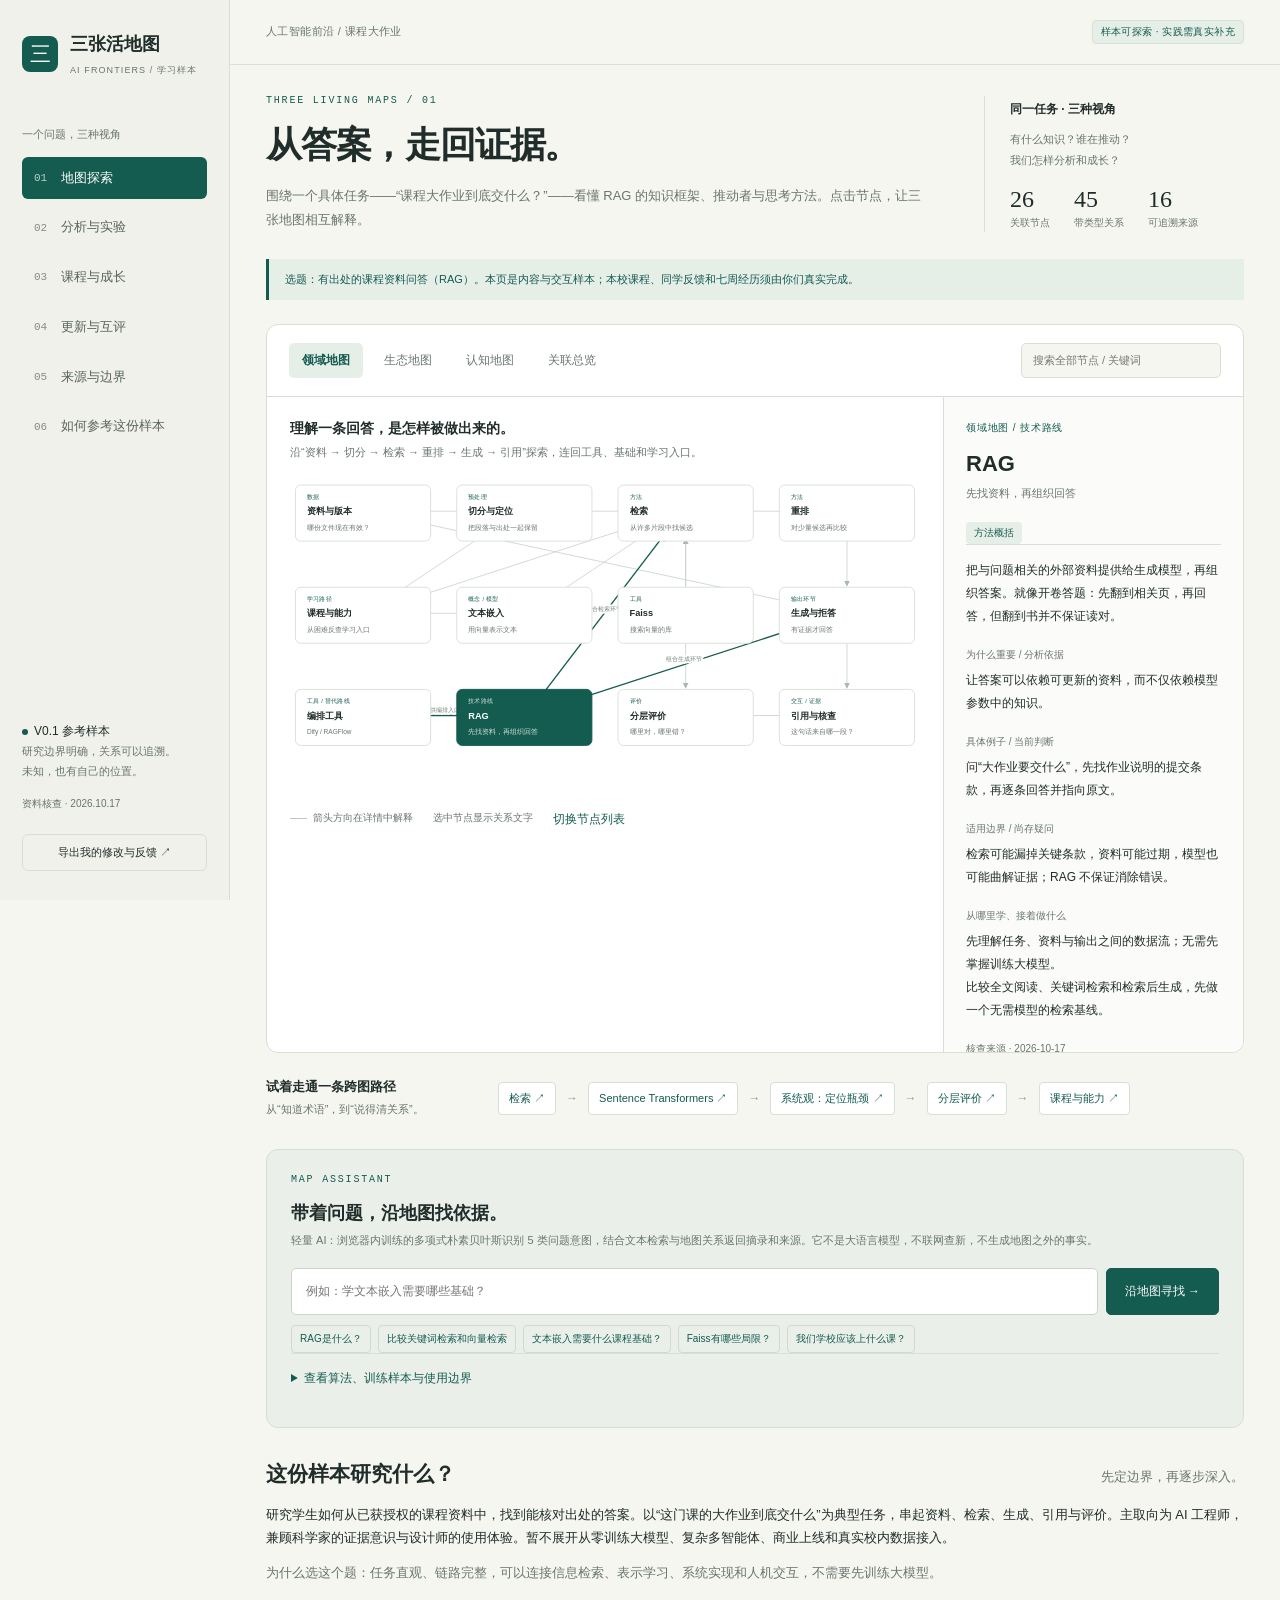
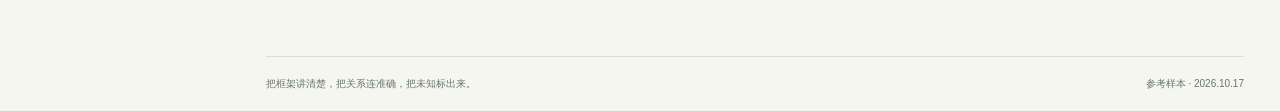
<file: 三张活地图-GitHub发布包/docs/index.html>
<!doctype html>
<html lang="zh-CN">
<head>
  <meta charset="utf-8"><meta name="viewport" content="width=device-width,initial-scale=1">
  <meta name="description" content="三张活地图课程作业参考样本：围绕有出处的课程资料问答，探索 RAG 的知识、生态与思考方法。">
  <meta name="theme-color" content="#134e4a"><title>三张活地图 · 有据可查的课程问答</title>
  <link rel="stylesheet" href="style.css">
  <script src="data.js" defer></script><script src="engine.js" defer></script><script src="experiment-data.js" defer></script><script src="app.js" defer></script>
</head>
<body>
  <a class="skip" href="#main">跳到主要内容</a>
  <aside class="sidebar">
    <a class="brand" href="#explore" aria-label="三张活地图首页"><span class="brand-mark">三</span><span>三张活地图<small>AI FRONTIERS / 学习样本</small></span></a>
    <div class="side-label">一个问题，三种视角</div>
    <nav class="main-nav" aria-label="主导航">
      <a href="#explore" data-page="explore"><span>01</span>地图探索</a>
      <a href="#experiment" data-page="experiment"><span>02</span>分析与实验</a>
      <a href="#learning" data-page="learning"><span>03</span>课程与成长</a>
      <a href="#journal" data-page="journal"><span>04</span>更新与互评</a>
      <a href="#sources" data-page="sources"><span>05</span>来源与边界</a>
      <a href="#guide" data-page="guide"><span>06</span>如何参考这份样本</a>
    </nav>
    <div class="side-note"><span class="dot"></span>V0.1 参考样本<p>研究边界明确，关系可以追溯。<br>未知，也有自己的位置。</p><small>资料核查 · 2026.10.17</small></div>
    <button class="outline export" id="export">导出我的修改与反馈 ↗</button>
  </aside>
  <div class="shell">
    <header class="topbar"><span>人工智能前沿 / 课程大作业</span><span class="pill">样本可探索 · 实践需真实补充</span></header>
    <main id="main" tabindex="-1"></main>
    <footer>把框架讲清楚，把关系连准确，把未知标出来。<span>参考样本 · 2026.10.17</span></footer>
  </div>
  <div class="toast" id="toast" role="status" aria-live="polite"></div>
  <noscript><p>本网站的地图交互需要启用 JavaScript。可直接阅读 <a href="reference.md">完整文字参考稿</a>。</p></noscript>
</body></html>
</file>
<file: 三张活地图-GitHub发布包/docs/style.css>
:root{--paper:#f6f6f0;--white:#fff;--ink:#202d2b;--muted:#697570;--teal:#145b50;--pale:#e6eee8;--line:#d9ded6;--orange:#a35435;--soft:#faf0e8;--blue:#4a627b;--radius:12px}
*{box-sizing:border-box}body{margin:0;background:var(--paper);color:var(--ink);font-family:"Segoe UI","Microsoft YaHei",sans-serif;font-size:14px;line-height:1.75}button,input,textarea,select{font:inherit}button,a,input,textarea,select{-webkit-tap-highlight-color:transparent}a{color:var(--teal);text-underline-offset:3px}button{cursor:pointer}button:disabled{cursor:default;opacity:.6}button:focus-visible,a:focus-visible,input:focus-visible,textarea:focus-visible,select:focus-visible,[role=button]:focus-visible{outline:3px solid #a35435;outline-offset:4px}.skip{position:fixed;top:-80px;left:12px;background:white;padding:10px;z-index:30}.skip:focus{top:8px}.sidebar{width:230px;position:fixed;inset:0 auto 0 0;background:#f0f1ea;border-right:1px solid var(--line);padding:29px 22px;display:flex;flex-direction:column;z-index:10}.brand{display:flex;align-items:center;gap:12px;text-decoration:none;font-size:18px;font-weight:700;color:var(--ink)}.brand-mark{height:36px;width:36px;background:var(--teal);color:white;display:grid;place-items:center;border-radius:8px;font-size:21px;font-weight:400}.brand small{display:block;font-size:9px;letter-spacing:1.1px;font-weight:500;color:var(--muted);margin-top:2px}.side-label{color:var(--muted);font-size:11px;margin:47px 0 12px}.main-nav{display:grid;gap:7px}.main-nav a{display:flex;align-items:center;gap:14px;text-decoration:none;color:#59645e;padding:10px 12px;border-radius:6px;font-size:13px}.main-nav span{font:11px Consolas,monospace;opacity:.7}.main-nav a.active{background:var(--teal);color:white}.main-nav a:hover:not(.active){background:#e5e8df}.side-note{margin-top:auto;padding-top:40px;font-size:12px}.side-note p{font-size:11px;color:var(--muted)}.side-note small{font-size:10px;color:var(--muted)}.dot{display:inline-block;width:6px;height:6px;border-radius:50%;background:var(--teal);margin-right:6px}.outline{background:transparent;border:1px solid var(--line);color:var(--ink);padding:8px 12px;border-radius:6px}.outline:hover{background:var(--pale)}.export{font-size:11px;margin-top:20px}.shell{margin-left:230px}.topbar{min-height:65px;border-bottom:1px solid var(--line);display:flex;align-items:center;justify-content:space-between;gap:20px;padding:14px 36px;color:var(--muted);font-size:11px;letter-spacing:.4px}.pill,.badge{display:inline-block;background:var(--pale);color:var(--teal);border-radius:4px;padding:3px 8px;font-size:10px;line-height:1.6}.pill{border:1px solid #d6e2d7}.badge.warm{background:var(--soft);color:var(--orange)}main{max-width:1530px;margin:auto;padding:30px 36px 42px;min-height:calc(100vh - 130px)}h1,h2,h3,h4,p{margin-top:0}h1{font-size:36px;line-height:1.35;letter-spacing:-1.2px;font-weight:600;margin-bottom:14px;font-family:Georgia,"Noto Serif SC","SimSun",serif}h2{font-size:21px;line-height:1.5;font-weight:600;margin-bottom:14px}h3{font-size:16px;line-height:1.55;margin-bottom:10px}h4{font-size:13px;margin-bottom:6px}p{margin-bottom:12px}.eyebrow{font:10px Consolas,monospace;letter-spacing:1.8px;color:var(--teal);margin-bottom:15px}.hero{display:grid;grid-template-columns:minmax(0,1fr) 260px;gap:50px;align-items:center;margin-bottom:26px}.hero p{font-size:13px;color:var(--muted);max-width:690px;line-height:1.9;margin-bottom:0}.hero-note{border-left:1px solid var(--line);padding-left:25px}.hero-note strong{font-size:12px}.hero-note p{font-size:11px;margin:8px 0}.mini-stats{display:flex;gap:24px;margin-top:15px}.mini-stats b{font:24px Georgia,serif;font-weight:400}.mini-stats small{display:block;font-size:10px;color:var(--muted)}.notice{border-left:3px solid var(--orange);background:var(--soft);padding:11px 16px;font-size:11px;color:#72462f;margin-bottom:24px}.notice.neutral{border-color:var(--teal);background:var(--pale);color:var(--teal)}.workspace{border:1px solid var(--line);border-radius:var(--radius);background:var(--white);overflow:hidden}.workspace-header{padding:18px 22px;border-bottom:1px solid var(--line);display:flex;justify-content:space-between;gap:20px;align-items:center}.map-tabs{display:flex;gap:8px;flex-wrap:wrap}.map-tabs button{background:transparent;border:0;border-radius:5px;padding:7px 13px;color:var(--muted);font-size:12px}.map-tabs button.active{background:var(--pale);color:var(--teal);font-weight:600}.search-wrap{position:relative}.search-wrap input{border:1px solid var(--line);padding:7px 11px;border-radius:5px;background:var(--paper);width:200px;font-size:11px}.workspace-body{display:grid;grid-template-columns:minmax(0,1fr) 300px}.graph-area{min-width:0}.map-intro{padding:21px 23px 0}.map-intro h3{font-size:14px;margin-bottom:3px}.map-intro p{color:var(--muted);font-size:11px;margin:0}.graph-scroll{overflow-x:auto}.graph{display:block;width:100%;min-width:620px;height:auto}.edge-path{fill:none;stroke:#cbd4cc;stroke-width:1.1}.edge-path.focused{stroke:var(--teal);stroke-width:1.8}.edge-label{font-size:8px;fill:#738178;paint-order:stroke;stroke:white;stroke-width:5px;stroke-linejoin:round}.graph-node{cursor:pointer}.graph-node rect{fill:#fff;stroke:#d4ddd5;stroke-width:1.1;rx:7}.graph-node:hover rect{stroke:var(--teal);fill:#f4f8f4}.graph-node.selected rect{fill:var(--teal);stroke:var(--teal)}.node-title{font-size:12px;font-weight:600;fill:var(--ink);pointer-events:none}.node-sub{font-size:8.5px;fill:var(--muted);pointer-events:none}.node-type{font-size:7.5px;fill:var(--teal);pointer-events:none;letter-spacing:.3px}.graph-node.selected text{fill:#fff}.graph-node.selected .node-sub,.graph-node.selected .node-type{fill:#cfe1d8}.graph-legend{padding:0 23px 18px;display:flex;gap:20px;flex-wrap:wrap;font-size:10px;color:var(--muted)}.legend-line{display:inline-block;width:17px;border-top:1px solid #bccabd;margin-right:6px;vertical-align:middle}.detail{border-left:1px solid var(--line);background:#fbfcf9;padding:22px;max-height:655px;overflow:auto}.detail .kicker{font-size:10px;color:var(--teal);letter-spacing:.8px}.detail h2{margin:10px 0 4px;font-size:22px}.detail .sub{font-size:11px;color:var(--muted);margin-bottom:16px}.detail p{font-size:12px;line-height:1.9}.detail h4{font-size:10px;color:var(--muted);margin-top:18px;font-weight:500}.detail .blurb{padding-top:14px;border-top:1px solid var(--line)}.source-links{display:flex;gap:6px;flex-wrap:wrap;margin-top:9px}.source-links a{font:10px Consolas,monospace;background:#e9eee7;padding:2px 6px;text-decoration:none;border-radius:3px}.relation{border-bottom:1px solid var(--line);padding:10px 0}.relation button,.text-btn{border:0;background:transparent;color:var(--teal);padding:0;text-align:left;font-size:12px}.relation small{display:block;font-size:10px;color:var(--muted);line-height:1.7}.relation .rel-kind{color:var(--orange)}.path{margin:24px 0 30px;display:grid;grid-template-columns:210px minmax(0,1fr);gap:22px;align-items:center}.path h3{font-size:13px;margin-bottom:2px}.path p{font-size:11px;color:var(--muted);margin:0}.path-links{display:flex;align-items:center;gap:10px;flex-wrap:wrap}.path-links button{border:1px solid var(--line);background:white;color:var(--teal);padding:6px 10px;border-radius:4px;font-size:11px}.path-links span{color:#8a978d;font-size:12px}.section-head{display:flex;justify-content:space-between;align-items:end;gap:20px;margin:30px 0 15px}.section-head h2{margin-bottom:0}.section-head p{font-size:11px;color:var(--muted);margin:0}.ai{background:#eaf0e9;border:1px solid #d3dfd3;border-radius:var(--radius);padding:24px}.ai h2{font-size:18px;margin-bottom:4px}.ai .description{font-size:11px;color:var(--muted);max-width:850px}.ai-form{display:flex;gap:8px;margin:18px 0 10px}.ai-form input{flex:1;min-width:0;background:white;border:1px solid #cad5c9;border-radius:5px;padding:12px 14px;font-size:12px}.primary{background:var(--teal);color:white;border:1px solid var(--teal);padding:10px 18px;border-radius:5px;font-size:12px}.primary:hover{background:#0e443d}.suggestions{display:flex;gap:7px;flex-wrap:wrap}.suggestions button{font-size:10px;border:1px solid #cfdbd0;border-radius:4px;padding:4px 8px;background:transparent;color:var(--teal)}.ai-answer{margin-top:20px;padding-top:18px;border-top:1px solid #cdd9cc;font-size:12px}.ai-answer h3{font-size:13px;margin-bottom:5px}.ai-answer article{margin:17px 0}.ai-answer p{line-height:1.9}.ai-answer .evidence{display:flex;gap:8px;flex-wrap:wrap}.node-results{padding:18px 23px;display:grid;grid-template-columns:repeat(2,minmax(0,1fr));gap:10px;min-height:360px;align-content:start}.node-result{padding:13px;border:1px solid var(--line);border-radius:6px;background:white;text-align:left}.node-result strong{display:block;font-size:12px;color:var(--teal)}.node-result span{font-size:10px;color:var(--muted)}.empty-search{color:var(--muted);font-size:12px;padding:30px}.two-col{display:grid;grid-template-columns:1fr 1fr;gap:28px}.content-section{margin:30px 0}.content-section p{font-size:13px}.content-section ul,.check-list{padding-left:20px}.content-section li{margin:7px 0;font-size:13px}.open-section{padding:22px 0;border-top:1px solid var(--line)}.cards{display:grid;grid-template-columns:repeat(3,minmax(0,1fr));gap:16px}.card{background:white;border:1px solid var(--line);border-radius:9px;padding:21px}.card h3{font-size:14px}.card p{font-size:12px;color:var(--muted)}.card .big{font:40px Georgia,serif;color:var(--teal);line-height:1.2;margin-bottom:10px}.metric-grid{display:grid;grid-template-columns:1fr 1fr;gap:20px;margin:22px 0}.metric{padding:24px;background:white;border:1px solid var(--line);border-radius:8px}.metric h3{font-size:12px;color:var(--muted);font-weight:400}.metric strong{font:38px Georgia,serif;color:var(--teal);margin-right:14px}.metric p{margin:10px 0 0;font-size:11px;color:var(--muted)}.metric .bar{height:6px;background:#e5ebe2;border-radius:2px;overflow:hidden}.metric .bar i{display:block;height:100%;background:var(--teal)}.table-wrap{overflow-x:auto;border:1px solid var(--line);border-radius:8px;background:white}table{width:100%;border-collapse:collapse;text-align:left;font-size:12px}th{background:#ecf0e8;font-weight:500;color:var(--muted);font-size:11px}th,td{padding:12px 15px;border-bottom:1px solid var(--line);min-width:100px}tr:last-child td{border-bottom:0}.good{color:var(--teal)}.warn{color:var(--orange)}details{border-top:1px solid var(--line);padding:14px 0}summary{cursor:pointer;color:var(--teal);font-size:12px}details p,details pre{margin:12px 0 0;font-size:12px}pre{white-space:pre-wrap;word-break:break-word;font-family:Consolas,monospace;background:#edf0e9;padding:18px}.revision{display:grid;grid-template-columns:repeat(3,minmax(0,1fr));gap:0;border:1px solid var(--line);border-radius:8px;background:white;overflow:hidden}.revision>div{padding:23px;border-right:1px solid var(--line)}.revision>div:last-child{border-right:0;background:#eaf0e9}.revision small{font-size:10px;color:var(--teal)}.revision h3{margin-top:10px;font-size:14px}.revision p{font-size:12px;color:var(--muted);margin-bottom:0}.course-chain{padding:24px 0;border-bottom:1px solid var(--line)}.course-chain h3{font-size:16px}.chain-grid{display:grid;grid-template-columns:repeat(5,minmax(0,1fr));gap:12px;margin:17px 0}.chain-grid>div{padding-left:14px;border-left:2px solid var(--line)}.chain-grid small{font-size:9px;color:var(--muted);display:block;margin-bottom:5px}.chain-grid p{font-size:11px;margin:0}.course-chain .evidence-note{font-size:11px;color:var(--muted);max-width:850px}.timeline{display:grid;grid-template-columns:repeat(7,minmax(0,1fr));margin:22px 0;border-top:2px solid #b9c9ba;gap:14px}.week{padding-top:14px}.week small{font-size:10px;color:var(--teal)}.week h3{font-size:12px;margin-top:5px}.week p{font-size:11px;color:var(--muted)}.form{background:white;border:1px solid var(--line);border-radius:8px;padding:22px}.form label{display:block;font-size:11px;margin:11px 0 5px}.form input,.form textarea,.form select{width:100%;border:1px solid var(--line);border-radius:4px;padding:8px 10px;font-size:12px;background:white;color:var(--ink)}.form textarea{min-height:80px;resize:vertical}.form .primary{margin-top:15px}.form small{display:block;color:var(--muted);font-size:10px;margin-top:9px}.record{padding:20px 0;border-bottom:1px solid var(--line)}.record .date{font:11px Consolas,monospace;color:var(--teal)}.record h3{font-size:14px;margin:8px 0}.record p{font-size:12px;margin:6px 0;color:var(--muted)}.source-grid{display:grid;grid-template-columns:1fr 1fr;gap:0 28px}.source-item{padding:19px 0;border-top:1px solid var(--line)}.source-item h3{font-size:13px;line-height:1.7;margin-bottom:5px}.source-item p{font-size:11px;color:var(--muted);margin:5px 0}.source-id{font:10px Consolas,monospace;color:var(--teal);margin-right:8px}.guide-list{counter-reset:guide;padding:0;list-style:none}.guide-list li{counter-increment:guide;padding:20px 0 20px 42px;border-top:1px solid var(--line);position:relative;font-size:13px}.guide-list li:before{content:'0' counter(guide);position:absolute;left:0;top:20px;font:14px Georgia,serif;color:var(--teal)}.guide-list strong{display:block;margin-bottom:5px}.guide-list p{font-size:12px;color:var(--muted);margin:0}.check-list{list-style:none;padding-left:0}.check-list li{padding:10px 0;border-bottom:1px solid var(--line);display:flex;gap:12px;font-size:12px}.check-list .status{font-size:10px;min-width:50px;color:var(--orange)}.check-list .status.done{color:var(--teal)}.inline-links{display:flex;gap:20px;flex-wrap:wrap;font-size:12px}.edit-form{margin-top:18px;border-top:1px solid var(--line);padding-top:12px}.edit-form label{display:block;font-size:10px;color:var(--muted);margin-top:10px}.edit-form textarea,.edit-form input{width:100%;font-size:11px;border:1px solid var(--line);padding:7px;border-radius:4px;background:white}.edit-form textarea{min-height:110px;resize:vertical}.edit-form .primary{margin-top:10px;padding:7px 10px;font-size:10px}.toast{position:fixed;bottom:24px;left:50%;transform:translateX(-50%);background:var(--teal);color:white;border-radius:6px;padding:11px 20px;font-size:12px;z-index:50;display:none;max-width:80vw}footer{border-top:1px solid var(--line);margin:0 36px;padding:18px 0;display:flex;justify-content:space-between;gap:20px;font-size:10px;color:var(--muted)}.top-actions{display:flex;gap:10px;flex-wrap:wrap;margin:18px 0}.small-note{font-size:11px;color:var(--muted)}
@media(min-width:1600px){.workspace-body{grid-template-columns:minmax(0,1fr) 340px}.detail{max-height:720px}}
@media(max-width:1200px){.sidebar{width:195px;padding:25px 15px}.shell{margin-left:195px}main{padding:25px}.topbar{padding:14px 25px}.workspace-body{grid-template-columns:minmax(0,1fr) 270px}.detail{padding:18px}.hero{gap:25px;grid-template-columns:1fr 200px}.hero h1{font-size:31px}.workspace-header{align-items:start;flex-direction:column;gap:12px}.search-wrap,.search-wrap input{width:100%}.chain-grid{grid-template-columns:repeat(3,minmax(0,1fr))}.timeline{grid-template-columns:repeat(4,minmax(0,1fr))}.path{grid-template-columns:1fr;gap:10px}}
@media(max-width:950px){.sidebar{width:175px}.shell{margin-left:175px}.brand{font-size:15px;gap:8px}.brand-mark{width:31px;height:31px}.brand small{font-size:7px}.workspace-body{display:block}.detail{border-left:0;border-top:1px solid var(--line);max-height:none}.detail .relations{display:grid;grid-template-columns:1fr 1fr;gap:0 20px}.hero{grid-template-columns:1fr}.hero-note{display:none}.graph{min-width:660px}.cards{grid-template-columns:1fr}.two-col{gap:20px}.revision{grid-template-columns:1fr}.revision>div{border-right:0;border-bottom:1px solid var(--line)}.source-grid{grid-template-columns:1fr}.topbar .pill{max-width:155px}}
@media(max-width:650px){.sidebar{position:static;width:auto;padding:16px 18px;display:block;border-right:0;border-bottom:1px solid var(--line)}.brand{font-size:16px}.brand small{font-size:8px}.main-nav{display:flex;overflow-x:auto;margin-top:15px;gap:3px}.main-nav a{white-space:nowrap;font-size:11px;padding:7px 10px}.main-nav span,.side-label,.side-note,.export{display:none}.shell{margin-left:0}.topbar{padding:12px 18px;min-height:48px;font-size:10px}.topbar .pill{font-size:9px;max-width:none}main{padding:24px 18px}.hero h1{font-size:31px}.hero p{font-size:12px}.hero{margin-bottom:20px}.map-tabs{gap:0}.map-tabs button{font-size:11px;padding:7px 9px}.workspace-header{padding:13px}.map-intro{padding:18px 15px 0}.graph-legend{padding:0 15px 15px;font-size:9px;gap:10px}.detail{padding:20px}.path{margin:20px 0}.path-links{gap:6px}.path-links button{font-size:10px;padding:5px 7px}.ai{padding:19px}.ai-form{flex-direction:column}.ai-form .primary{align-self:flex-end}.two-col,.metric-grid{grid-template-columns:1fr}.chain-grid{grid-template-columns:1fr 1fr}.timeline{grid-template-columns:1fr 1fr}.detail .relations{grid-template-columns:1fr}.node-results{grid-template-columns:1fr}.section-head{align-items:start;flex-direction:column;gap:6px}footer{margin:0 18px;display:block}footer span{display:block;margin-top:6px}.metric strong{font-size:34px}.source-item{scroll-margin-top:15px}}
@media print{.sidebar,.topbar,footer,.ai,.top-actions{display:none}.shell{margin:0}main{max-width:none;padding:0}.detail{max-height:none}.graph-scroll{overflow:visible}a{color:#000}.workspace-body{display:block}.table-wrap{overflow:visible}.form{display:none}}
</file>
